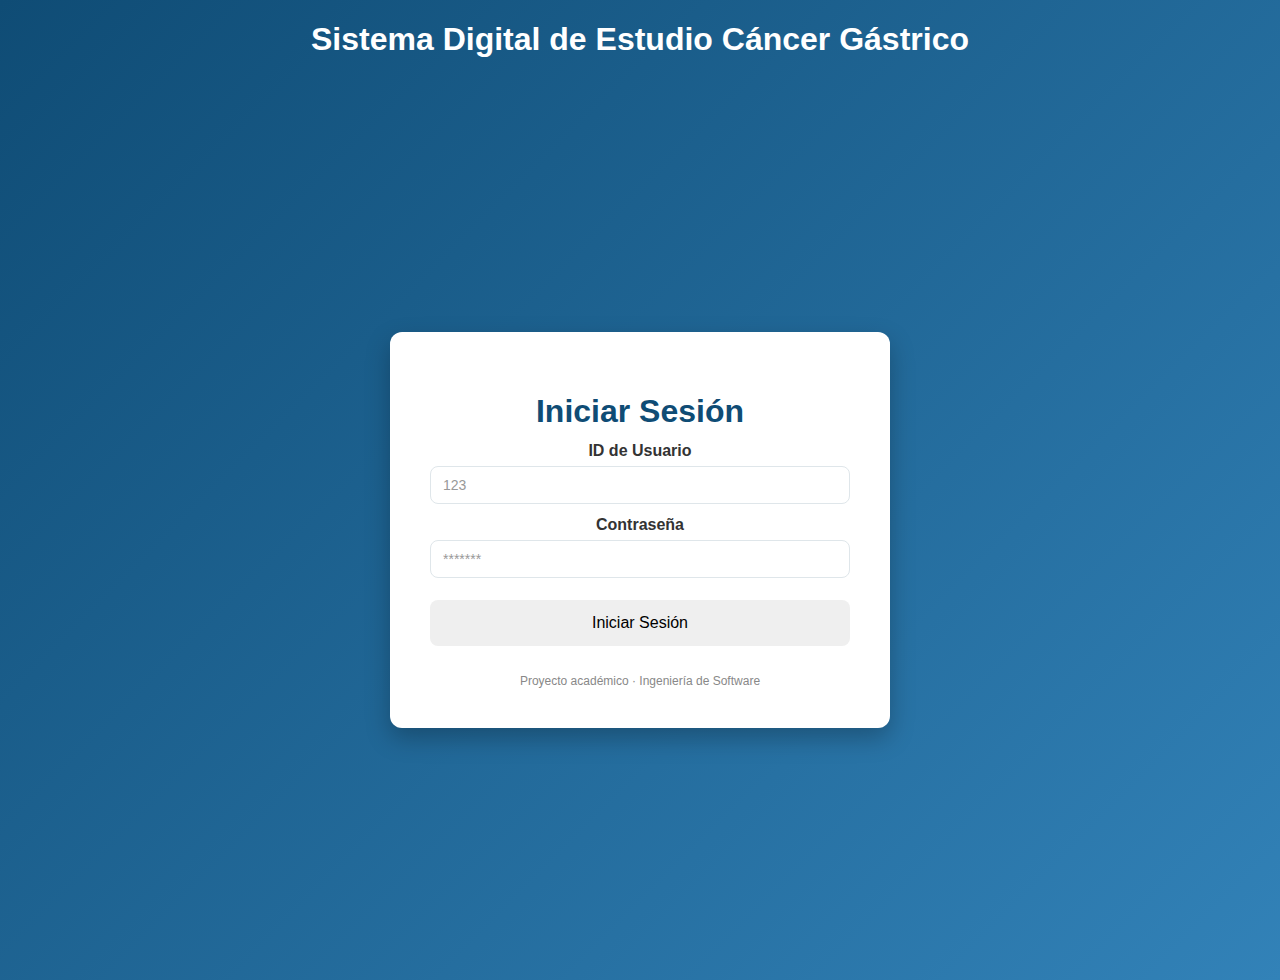
<file: frontend/index.html>
<!DOCTYPE html>
<html lang="es">
<head>
    <meta charset="UTF-8">
    <meta name="viewport" content="width=device-width, initial-scale=1" />
    <title>Login</title>
    <link rel="stylesheet" href="css/styleHome.css">
    <link rel="stylesheet" href="https://cdn.jsdelivr.net/npm/bootstrap@4.1.3/dist/css/bootstrap.min.css" integrity="sha384-MCw98/SFnGE8fJT3GXwEOngsV7Zt27NXFoaoApmYm81iuXoPkFOJwJ8ERdknLPMO" crossorigin="anonymous">
</head>
<body>

<div class="center mt-5 ">
    <h1 style="color: white;">Sistema Digital de Estudio Cáncer Gástrico</h1>
</div>

<section class="center-wrap mt-5">
    <div class="home-container">
        <h1>Iniciar Sesión</h1>


        <form class="form-group" id="loginForm">
            <label for="userId">ID de Usuario</label>
            <input id="userId" name="userId" type="number" placeholder="123" required />

            <label for="password">Contraseña</label>
            <input id="password" name="password" type="password" placeholder="*******" required />

            <div style="margin-top:12px; display:flex; gap:8px;">
                <button id="btnLoginSubmit" class="btn btn-dark" type="submit">Iniciar Sesión</button>
            </div>

            <div id="msgBox" class="msg" style="margin-top:12px;"></div>
        </form>

        <footer style="margin-top:18px;">Proyecto académico · Ingeniería de Software</footer>
    </div>
</section>
<script src="https://code.jquery.com/jquery-3.3.1.slim.min.js" integrity="sha384-q8i/X+965DzO0rT7abK41JStQIAqVgRVzpbzo5smXKp4YfRvH+8abtTE1Pi6jizo" crossorigin="anonymous"></script>
<script src="https://cdn.jsdelivr.net/npm/popper.js@1.14.3/dist/umd/popper.min.js" integrity="sha384-ZMP7rVo3mIykV+2+9J3UJ46jBk0WLaUAdn689aCwoqbBJiSnjAK/l8WvCWPIPm49" crossorigin="anonymous"></script>
<script src="https://cdn.jsdelivr.net/npm/bootstrap@4.1.3/dist/js/bootstrap.min.js" integrity="sha384-ChfqqxuZUCnJSK3+MXmPNIyE6ZbWh2IMqE241rYiqJxyMiZ6OW/JmZQ5stwEULTy" crossorigin="anonymous"></script>
<script src="js/login.js"></script>
</body>
</html>
</file>
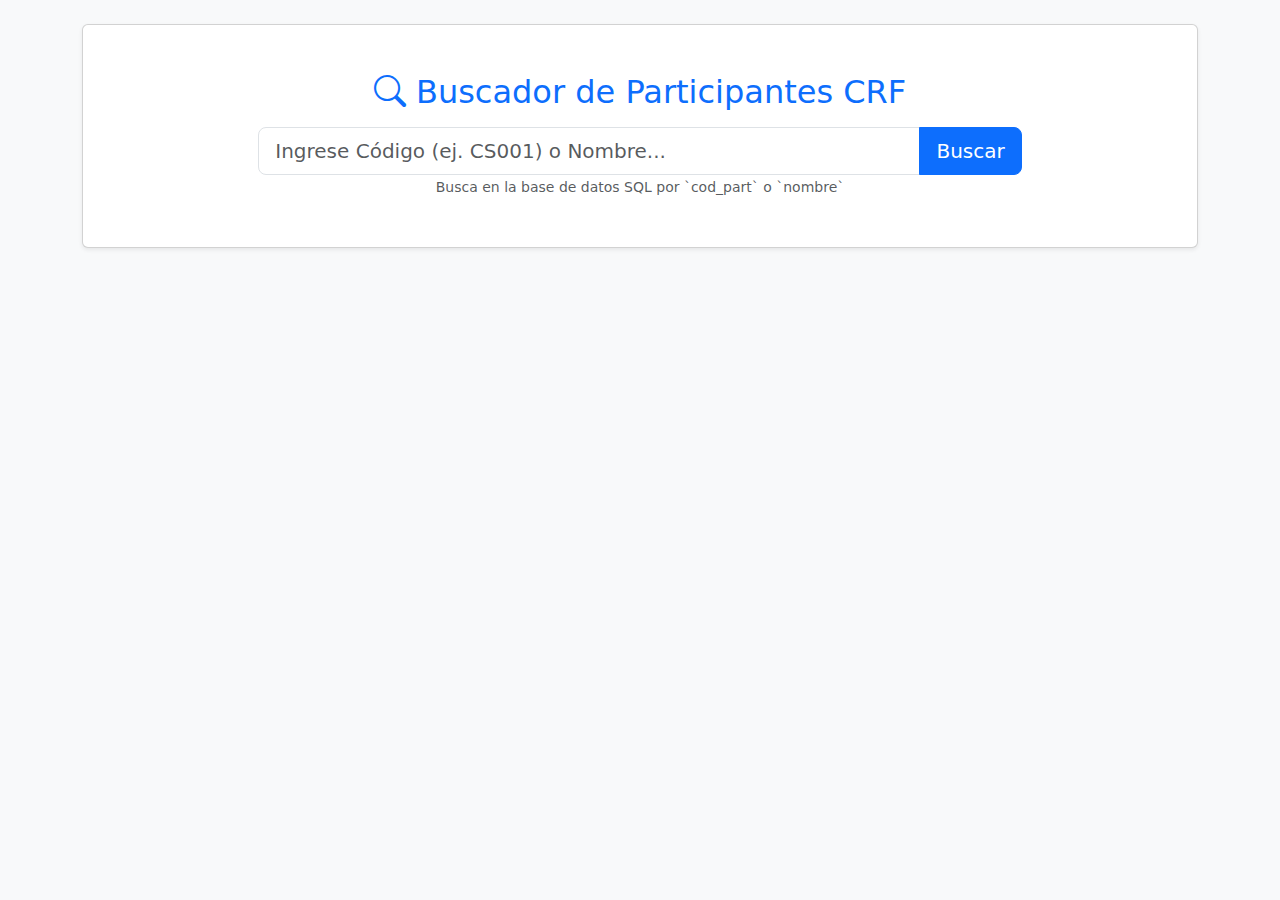
<file: frontend/busqueda.html>
<!DOCTYPE html>
<html lang="es">
<head>
    <meta charset="UTF-8">
    <meta name="viewport" content="width=device-width, initial-scale=1.0">
    <title>Buscador Maestro CRF</title>
    <link href="https://cdn.jsdelivr.net/npm/bootstrap@5.3.0/dist/css/bootstrap.min.css" rel="stylesheet">
    <link rel="stylesheet" href="https://cdn.jsdelivr.net/npm/bootstrap-icons@1.10.0/font/bootstrap-icons.css">
    <style>
        .nav-tabs .nav-link.active {
            background-color: #0d6efd;
            color: white;
            font-weight: bold;
        }
        .card-header-custom {
            background-color: #f8f9fa;
            border-bottom: 2px solid #0d6efd;
        }
    </style>
</head>
<body class="bg-light p-4">

<div class="container">
    <div class="card shadow-sm mb-4">
        <div class="card-body text-center p-5">
            <h2 class="mb-3 text-primary"><i class="bi bi-search"></i> Buscador de Participantes CRF</h2>
            <div class="input-group input-group-lg w-75 mx-auto">
                <input type="text" id="inputBusqueda" class="form-control" placeholder="Ingrese Código (ej. CS001) o Nombre...">
                <button class="btn btn-primary" type="button" onclick="buscarParticipante()">Buscar</button>
            </div>
            <small class="text-muted">Busca en la base de datos SQL por `cod_part` o `nombre`</small>
        </div>
    </div>

    <div id="seccionResultados" class="card shadow-sm mb-4" style="display: none;">
        <div class="card-header bg-white">Resultados de la búsqueda</div>
        <div class="card-body">
            <table class="table table-hover align-middle">
                <thead class="table-light">
                    <tr>
                        <th>Cód. Parte</th>
                        <th>Nombre</th>
                        <th>Grupo</th>
                        <th>Fecha Inclusión</th>
                        <th>Acción</th>
                    </tr>
                </thead>
                <tbody id="tablaCuerpo">
                    </tbody>
            </table>
        </div>
    </div>

    <div id="seccionDetalle" class="card shadow-lg" style="display: none;">
        <div class="card-header card-header-custom d-flex justify-content-between align-items-center">
            <h4 class="m-0" id="tituloDetalle">Ficha Clínica: CS001</h4>
            <button class="btn btn-sm btn-secondary" onclick="cerrarDetalle()">X Cerrar</button>
        </div>
        <div class="card-body">
            <ul class="nav nav-tabs mb-3" id="misPestañas" role="tablist">
                <li class="nav-item"><button class="nav-link active" data-bs-toggle="tab" data-bs-target="#tab-socio">Sociodemográfico</button></li>
                <li class="nav-item"><button class="nav-link" data-bs-toggle="tab" data-bs-target="#tab-clinico">Clínico (Histopatología)</button></li>
                <li class="nav-item"><button class="nav-link" data-bs-toggle="tab" data-bs-target="#tab-habitos">Hábitos y Factores</button></li>
            </ul>

            <div class="tab-content" id="contenidoPestañas">
                
                <div class="tab-pane fade show active" id="tab-socio">
                    <div class="row g-3">
                        <div class="col-md-3"><label class="fw-bold">Edad:</label> <span id="val_edad">-</span></div>
                        <div class="col-md-3"><label class="fw-bold">Sexo:</label> <span id="val_sexo">-</span></div>
                        <div class="col-md-6"><label class="fw-bold">Dirección:</label> <span id="val_direccion">-</span></div>
                        <div class="col-md-3"><label class="fw-bold">Zona:</label> <span id="val_zona">-</span></div>
                        <div class="col-md-3"><label class="fw-bold">Educación:</label> <span id="val_educacion">-</span></div>
                        <div class="col-md-6"><label class="fw-bold">Ocupación:</label> <span id="val_ocupacion">-</span></div>
                    </div>
                </div>

                <div class="tab-pane fade" id="tab-clinico">
                    <div class="alert alert-info" id="avisoControl" style="display:none;">Paciente Control - Sin datos de cáncer</div>
                    <div id="datosHisto">
                        <div class="row g-3">
                            <div class="col-md-4"><label class="fw-bold text-danger">Tipo Cáncer:</label> <span id="val_tipo_cancer">-</span></div>
                            <div class="col-md-4"><label class="fw-bold">Localización:</label> <span id="val_localizacion">-</span></div>
                            <div class="col-md-4"><label class="fw-bold">Estadio:</label> <span id="val_estadio">-</span></div>
                            <div class="col-12 mt-3"><h6 class="text-primary border-bottom">Antropometría</h6></div>
                            <div class="col-md-4"><label class="fw-bold">Peso:</label> <span id="val_peso">-</span> kg</div>
                            <div class="col-md-4"><label class="fw-bold">Estatura:</label> <span id="val_talla">-</span> m</div>
                            <div class="col-md-4"><label class="fw-bold">IMC:</label> <span id="val_imc">-</span></div>
                        </div>
                    </div>
                </div>

                <div class="tab-pane fade" id="tab-habitos">
                    <ul class="list-group list-group-flush">
                        <li class="list-group-item d-flex justify-content-between">
                            <span><i class="bi bi-fire"></i> Hábito Tabáquico:</span>
                            <strong id="val_fumar">-</strong>
                        </li>
                        <li class="list-group-item d-flex justify-content-between">
                            <span><i class="bi bi-cup-straw"></i> Consumo Alcohol:</span>
                            <strong id="val_beber">-</strong>
                        </li>
                        <li class="list-group-item d-flex justify-content-between">
                            <span><i class="bi bi-droplet"></i> Fuente de Agua:</span>
                            <strong id="val_agua">-</strong>
                        </li>
                    </ul>
                </div>
            </div>
        </div>
    </div>
</div>

<script src="https://cdn.jsdelivr.net/npm/bootstrap@5.3.0/dist/js/bootstrap.bundle.min.js"></script>
<script>
    // URL de tu Backend Java (Ajustar según tu proyecto Spring Boot)
    const API_URL = "http://localhost:8080/api/busqueda";

    // 1. FUNCIÓN DE BÚSQUEDA
    async function buscarParticipante() {
        const query = document.getElementById("inputBusqueda").value;
        if (!query) return alert("Escribe algo para buscar");

        // Simulación de Fetch al Backend (Descomentar para producción)
        /*
        try {
            const res = await fetch(`${API_URL}?q=${query}`);
            const data = await res.json();
            mostrarResultados(data);
        } catch (e) { console.error(e); }
        */

        // DATOS DE PRUEBA (MOCK) basados en tu SQL 'ingsof.sql'
        // Esto simula lo que tu Backend Java debería devolver como JSON
        const datosSimulados = [
            {
                cod_part: "CS001", nombre: "Juan Pérez", grupo: "Caso", fecha: "2025-10-24",
                sociodemo: { edad: 45, sexo: "Hombre", direccion: "Av. Libertad 123", zona: "Urbana", educ: "Superior", ocup: "Profesor" },
                histopatologia: { tipo: "Intestinal", loc: "Antro", estadio: "IIA" },
                antropometria: { peso: 70.50, talla: 1.72, imc: 23.8 },
                habitos: { fumar: "Ex-fumador (15 años)", beber: "Actual (Regular)", agua: "Red (Filtro)" }
            },
            {
                cod_part: "CT001", nombre: "María González", grupo: "Control", fecha: "2025-10-24",
                sociodemo: { edad: 38, sexo: "Mujer", direccion: "Los Robles 22", zona: "Rural", educ: "Medio", ocup: "Comerciante" },
                histopatologia: null, // Control no tiene cáncer
                antropometria: { peso: 63.0, talla: 1.65, imc: 23.1 },
                habitos: { fumar: "Nunca", beber: "Actual", agua: "Pozo (Hervir)" }
            }
        ];

        // Filtro simple local para la demo
        const resultados = datosSimulados.filter(p => 
            p.nombre.toLowerCase().includes(query.toLowerCase()) || 
            p.cod_part.toLowerCase().includes(query.toLowerCase())
        );

        renderizarTabla(resultados);
    }

    function renderizarTabla(lista) {
        const tbody = document.getElementById("tablaCuerpo");
        tbody.innerHTML = "";
        document.getElementById("seccionResultados").style.display = "block";
        document.getElementById("seccionDetalle").style.display = "none";

        if (lista.length === 0) {
            tbody.innerHTML = "<tr><td colspan='5' class='text-center'>No se encontraron resultados</td></tr>";
            return;
        }

        lista.forEach(p => {
            const fila = `
                <tr>
                    <td class="fw-bold text-primary">${p.cod_part}</td>
                    <td>${p.nombre}</td>
                    <td><span class="badge ${p.grupo === 'Caso' ? 'bg-danger' : 'bg-success'}">${p.grupo}</span></td>
                    <td>${p.fecha}</td>
                    <td><button class="btn btn-sm btn-outline-primary" onclick='verFicha(${JSON.stringify(p)})'>Ver Ficha</button></td>
                </tr>
            `;
            tbody.innerHTML += fila;
        });
    }

    // 2. FUNCIÓN PARA VER DETALLES (LLENADO DE PESTAÑAS)
    function verFicha(paciente) {
        document.getElementById("seccionDetalle").style.display = "block";
        document.getElementById("tituloDetalle").innerText = `Ficha Clínica: ${paciente.nombre} (${paciente.cod_part})`;

        // Llenar SocioDemo (Mapeo con campos de tu tabla 'sociodemo')
        if (paciente.sociodemo) {
            document.getElementById("val_edad").innerText = paciente.sociodemo.edad + " años";
            document.getElementById("val_sexo").innerText = paciente.sociodemo.sexo;
            document.getElementById("val_direccion").innerText = paciente.sociodemo.direccion;
            document.getElementById("val_zona").innerText = paciente.sociodemo.zona;
            document.getElementById("val_educacion").innerText = paciente.sociodemo.educ;
            document.getElementById("val_ocupacion").innerText = paciente.sociodemo.ocup;
        }

        // Llenar Histopatología (Mapeo tabla 'histopatologia')
        if (paciente.grupo === "Control") {
            document.getElementById("datosHisto").style.display = "none";
            document.getElementById("avisoControl").style.display = "block";
        } else {
            document.getElementById("datosHisto").style.display = "block";
            document.getElementById("avisoControl").style.display = "none";
            if (paciente.histopatologia) {
                document.getElementById("val_tipo_cancer").innerText = paciente.histopatologia.tipo;
                document.getElementById("val_localizacion").innerText = paciente.histopatologia.loc;
                document.getElementById("val_estadio").innerText = paciente.histopatologia.estadio;
            }
        }

        // Llenar Antropometría
        if (paciente.antropometria) {
            document.getElementById("val_peso").innerText = paciente.antropometria.peso;
            document.getElementById("val_talla").innerText = paciente.antropometria.talla;
            document.getElementById("val_imc").innerText = paciente.antropometria.imc;
        }

        // Llenar Hábitos
        if (paciente.habitos) {
            document.getElementById("val_fumar").innerText = paciente.habitos.fumar;
            document.getElementById("val_beber").innerText = paciente.habitos.beber;
            document.getElementById("val_agua").innerText = paciente.habitos.agua;
        }
        
        // Scroll suave hacia el detalle
        document.getElementById("seccionDetalle").scrollIntoView({ behavior: "smooth" });
    }

    function cerrarDetalle() {
        document.getElementById("seccionDetalle").style.display = "none";
    }
</script>

</body>
</html>
</file>
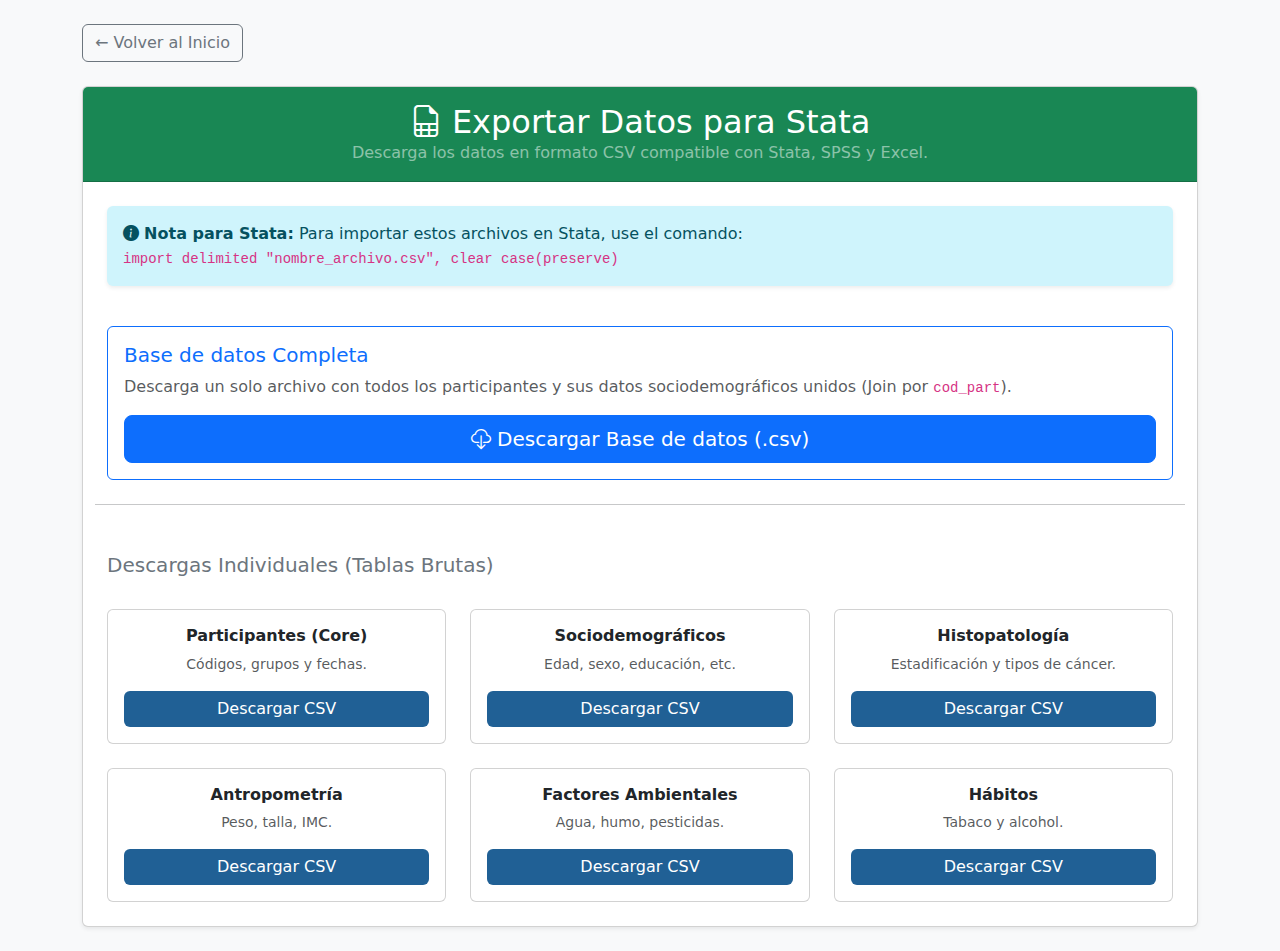
<file: frontend/exportar.html>
<!DOCTYPE html>
<html lang="es">
<head>
    <meta charset="UTF-8">
    <meta name="viewport" content="width=device-width, initial-scale=1.0">
    <title>Exportar Datos - Stata</title>
    <link href="https://cdn.jsdelivr.net/npm/bootstrap@5.3.0/dist/css/bootstrap.min.css" rel="stylesheet">
    <link rel="stylesheet" href="https://cdn.jsdelivr.net/npm/bootstrap-icons@1.10.0/font/bootstrap-icons.css">
    <style>
        .card-header-export {
            background-color: #198754; /* Verde Excel/Stata */
            color: white;
        }
        .btn-stata {
            background-color: #206095; /* Azul Stata */
            color: white;
            border: none;
        }
        .btn-stata:hover { background-color: #154268; color: white; }
    </style>
</head>
<body class="bg-light p-4">

<div class="container">
    <div class="mb-4">
        <a href="home.html" class="btn btn-outline-secondary">← Volver al Inicio</a>
    </div>

    <div class="card shadow-sm">
        <div class="card-header card-header-export text-center p-3">
            <h2 class="m-0"><i class="bi bi-file-earmark-spreadsheet"></i> Exportar Datos para Stata</h2>
            <p class="m-0 text-white-50">Descarga los datos en formato CSV compatible con Stata, SPSS y Excel.</p>
        </div>
        
        <div class="card-body p-4">
            
            <div class="alert alert-info border-0 shadow-sm">
                <i class="bi bi-info-circle-fill"></i> <strong>Nota para Stata:</strong>
                Para importar estos archivos en Stata, use el comando:<br>
                <code>import delimited "nombre_archivo.csv", clear case(preserve)</code>
            </div>

            <div class="row g-4 mt-2">
                
                <div class="col-12">
                    <div class="card border-primary h-100">
                        <div class="card-body">
                            <h5 class="card-title text-primary">Base de datos Completa</h5>
                            <p class="card-text text-muted">Descarga un solo archivo con todos los participantes y sus datos sociodemográficos unidos (Join por <code>cod_part</code>).</p>
                            <button onclick="exportarMaestra()" class="btn btn-primary w-100 btn-lg">
                                <i class="bi bi-cloud-download"></i> Descargar Base de datos (.csv)
                            </button>
                        </div>
                    </div>
                </div>

                <hr class="my-4">

                <h5 class="text-secondary">Descargas Individuales (Tablas Brutas)</h5>

                <div class="col-md-6 col-lg-4">
                    <div class="card h-100">
                        <div class="card-body text-center">
                            <h6 class="fw-bold">Participantes (Core)</h6>
                            <p class="small text-muted">Códigos, grupos y fechas.</p>
                            <button onclick="exportarTabla('participantecrf')" class="btn btn-stata w-100">Descargar CSV</button>
                        </div>
                    </div>
                </div>

                <div class="col-md-6 col-lg-4">
                    <div class="card h-100">
                        <div class="card-body text-center">
                            <h6 class="fw-bold">Sociodemográficos</h6>
                            <p class="small text-muted">Edad, sexo, educación, etc.</p>
                            <button onclick="exportarTabla('sociodemo')" class="btn btn-stata w-100">Descargar CSV</button>
                        </div>
                    </div>
                </div>

                <div class="col-md-6 col-lg-4">
                    <div class="card h-100">
                        <div class="card-body text-center">
                            <h6 class="fw-bold">Histopatología</h6>
                            <p class="small text-muted">Estadificación y tipos de cáncer.</p>
                            <button onclick="exportarTabla('histopatologia')" class="btn btn-stata w-100">Descargar CSV</button>
                        </div>
                    </div>
                </div>

                <div class="col-md-6 col-lg-4">
                    <div class="card h-100">
                        <div class="card-body text-center">
                            <h6 class="fw-bold">Antropometría</h6>
                            <p class="small text-muted">Peso, talla, IMC.</p>
                            <button onclick="exportarTabla('antropometria')" class="btn btn-stata w-100">Descargar CSV</button>
                        </div>
                    </div>
                </div>

                <div class="col-md-6 col-lg-4">
                    <div class="card h-100">
                        <div class="card-body text-center">
                            <h6 class="fw-bold">Factores Ambientales</h6>
                            <p class="small text-muted">Agua, humo, pesticidas.</p>
                            <button onclick="exportarTabla('factor')" class="btn btn-stata w-100">Descargar CSV</button>
                        </div>
                    </div>
                </div>

                <div class="col-md-6 col-lg-4">
                    <div class="card h-100">
                        <div class="card-body text-center">
                            <h6 class="fw-bold">Hábitos</h6>
                            <p class="small text-muted">Tabaco y alcohol.</p>
                            <button onclick="exportarTabla('habito')" class="btn btn-stata w-100">Descargar CSV</button>
                        </div>
                    </div>
                </div>

            </div>
        </div>
    </div>
</div>

<script>
    const API_BASE = "http://localhost:8080/api";

    // Función genérica para convertir JSON a CSV
    function convertirACSV(objArray) {
        const array = typeof objArray !== 'object' ? JSON.parse(objArray) : objArray;
        if (array.length === 0) return '';
        
        let str = '';
        
        // 1. Obtener encabezados
        // Aplanamos objetos anidados si es necesario, aquí asumimos estructura plana
        const headers = Object.keys(array[0]).join(','); 
        str += headers + '\r\n';

        // 2. Iterar filas
        for (let i = 0; i < array.length; i++) {
            let line = '';
            for (let index in array[i]) {
                if (line !== '') line += ',';

                let item = array[i][index];
                
                // Manejo de nulos
                if (item === null || item === undefined) {
                    item = ""; 
                } else {
                    // Limpiar strings para evitar romper el CSV
                    item = item.toString().replace(/"/g, '""'); // Escapar comillas dobles
                    if (item.search(/("|,|\n)/g) >= 0) {
                        item = `"${item}"`; // Envolver en comillas si tiene comas o saltos
                    }
                }
                line += item;
            }
            str += line + '\r\n';
        }
        return str;
    }

    // Función para descargar el archivo
    function descargarCSV(csvData, filename) {
        const blob = new Blob([csvData], { type: 'text/csv;charset=utf-8;' });
        const url = URL.createObjectURL(blob);
        const link = document.createElement("a");
        link.setAttribute("href", url);
        link.setAttribute("download", filename);
        link.style.visibility = 'hidden';
        document.body.appendChild(link);
        link.click();
        document.body.removeChild(link);
    }

    // EXPORTAR TABLA INDIVIDUAL
    async function exportarTabla(endpoint) {
        try {
            const res = await fetch(`${API_BASE}/${endpoint}`);
            if (!res.ok) throw new Error("Error al obtener datos");
            const data = await res.json();
            
            if (data.length === 0) return alert("La tabla está vacía.");

            const csv = convertirACSV(data);
            const fecha = new Date().toISOString().slice(0,10);
            descargarCSV(csv, `CRF_${endpoint}_${fecha}.csv`);

        } catch (e) {
            console.error(e);
            alert("Error al exportar: " + e.message);
        }
    }

    // EXPORTAR MAESTRA (JOIN MANUAL EN FRONTEND)
    async function exportarMaestra() {
        try {
            // 1. Obtener tablas principales
            const [resPart, resSoc, resHisto] = await Promise.all([
                fetch(`${API_BASE}/participantecrf`),
                fetch(`${API_BASE}/sociodemo`),
                fetch(`${API_BASE}/histopatologia`)
            ]);

            const partes = await resPart.json();
            const socios = await resSoc.json();
            const histos = await resHisto.json();

            // 2. Unir datos (Merge) basado en 'codPart'
            const maestra = partes.map(p => {
                // Buscar coincidencia en sociodemo
                const s = socios.find(soc => soc.codPart === p.codPart) || {};
                // Buscar coincidencia en histo
                const h = histos.find(his => his.codPart === p.codPart) || {};

                // Construir objeto plano
                return {
                    cod_part: p.codPart,
                    nombre: p.nombre,
                    grupo: p.grupo,
                    fecha_inclusion: p.fechaInclusion ? p.fechaInclusion.slice(0,10) : "",
                    // Datos Sociodemo (con prefijo soc_ para evitar colisiones)
                    soc_edad: s.edad || "",
                    soc_sexo: s.sexo || "",
                    soc_educacion: s.educacion || "",
                    soc_zona: s.zona || "",
                    // Datos Histo
                    histo_tipo: h.tipo || "",
                    histo_estadio: h.estadio || ""
                };
            });

            if (maestra.length === 0) return alert("No hay datos para exportar.");

            const csv = convertirACSV(maestra);
            const fecha = new Date().toISOString().slice(0,10);
            descargarCSV(csv, `CRF_BaseMaestra_${fecha}.csv`);

        } catch (e) {
            console.error(e);
            alert("Error al generar la base maestra. Asegúrate que el backend esté corriendo.");
        }
    }
</script>

</body>
</html>
</file>
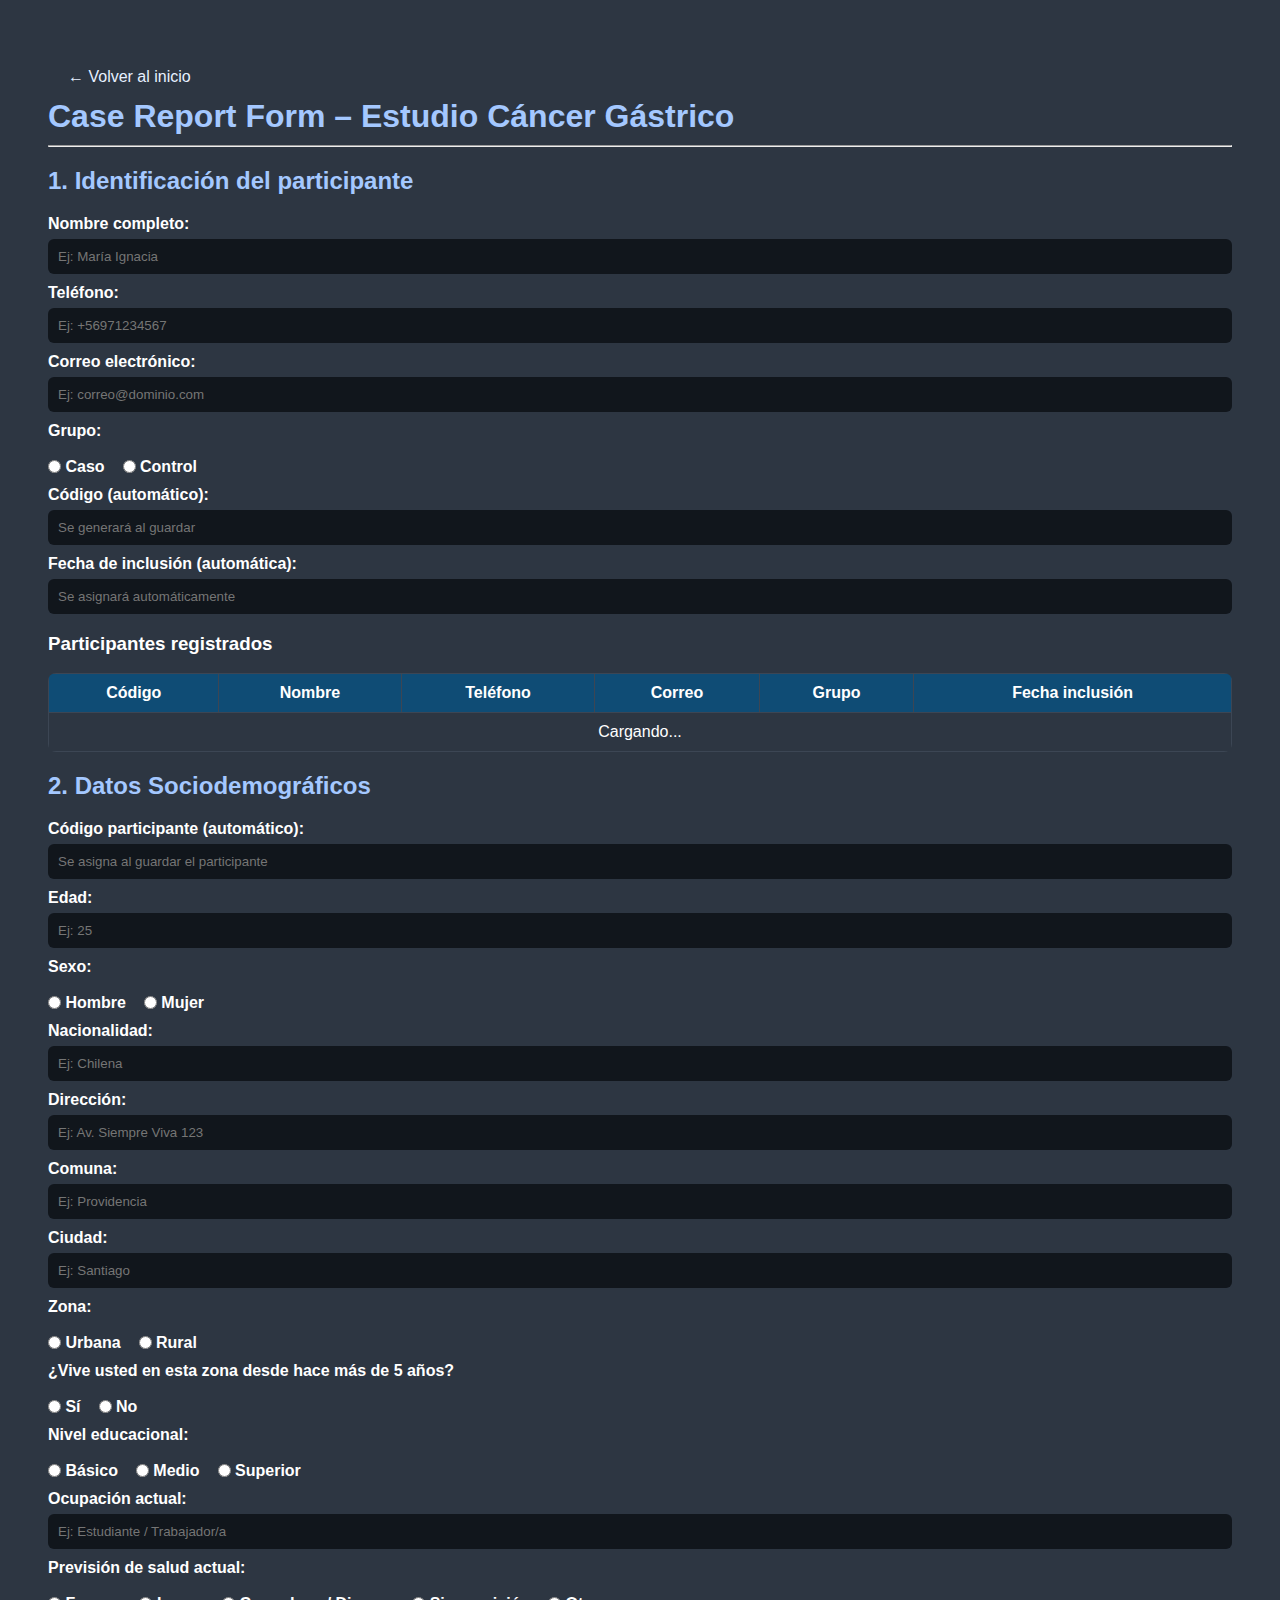
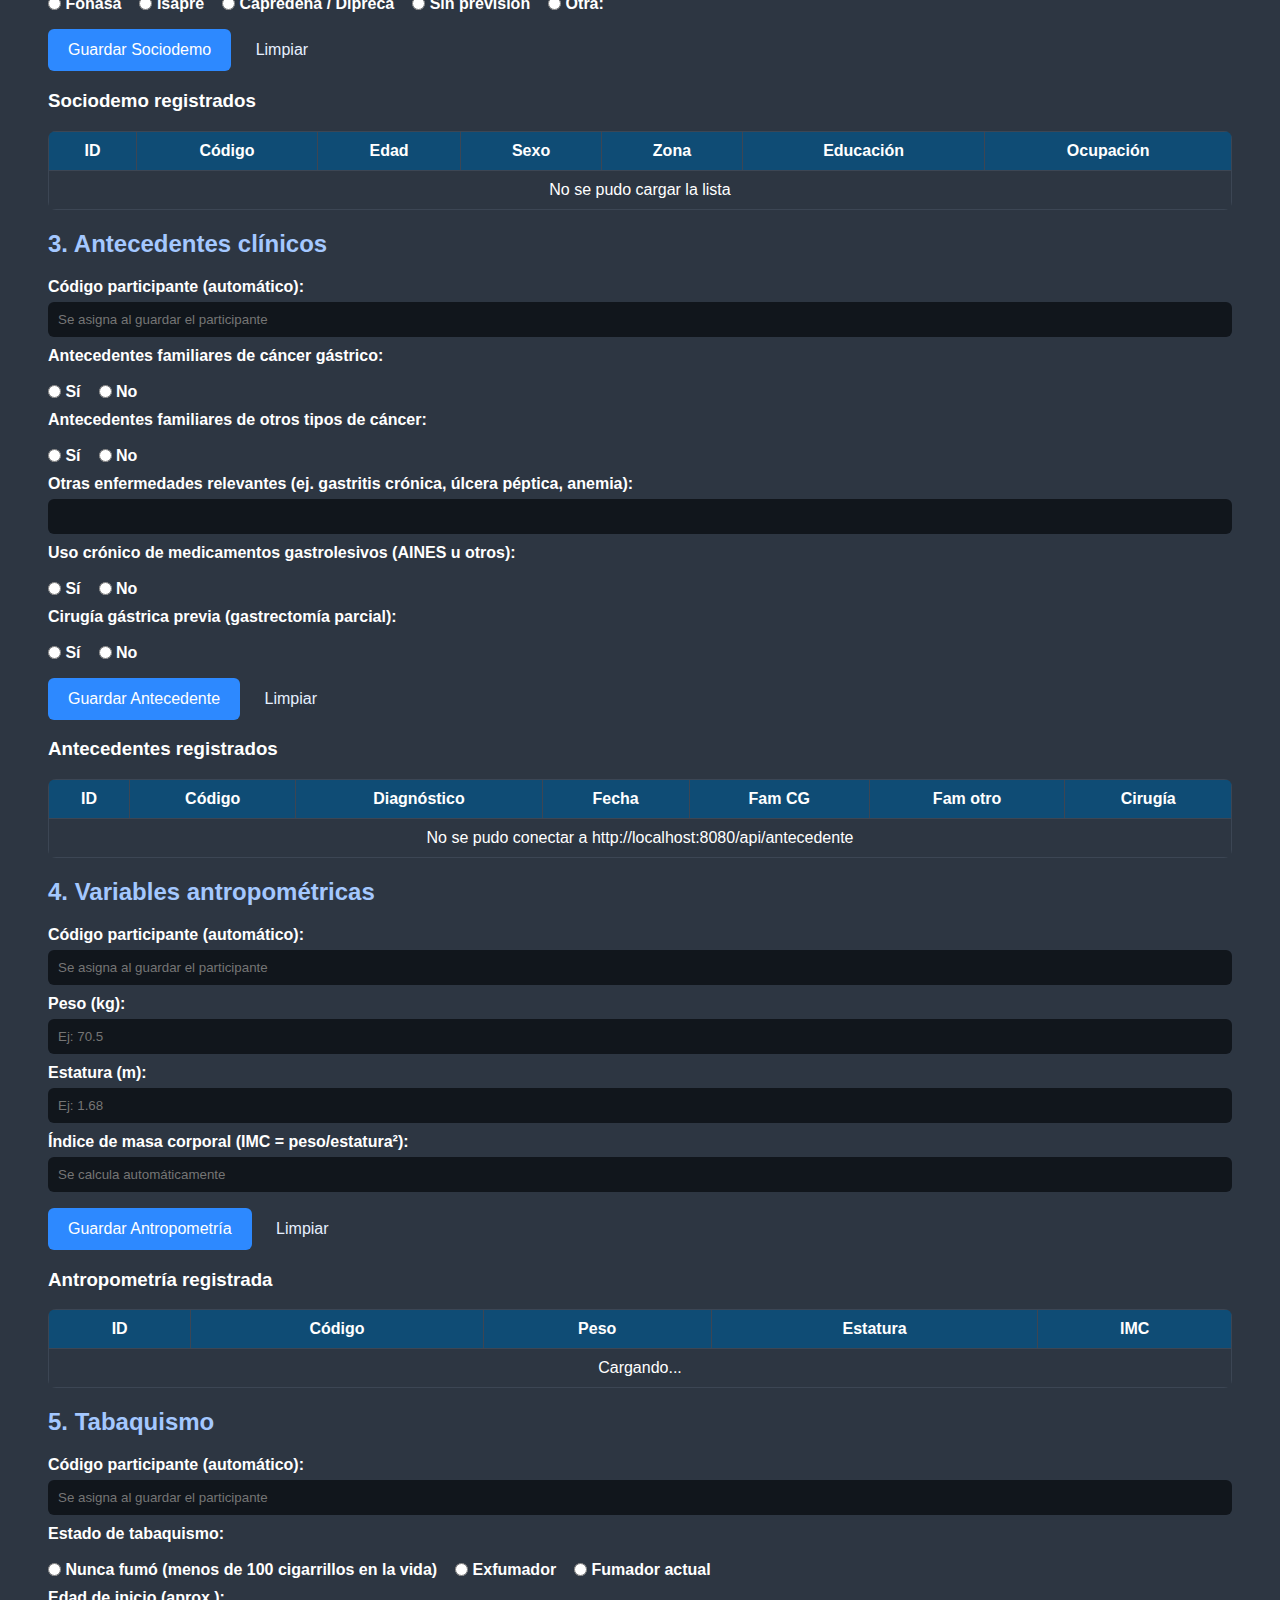
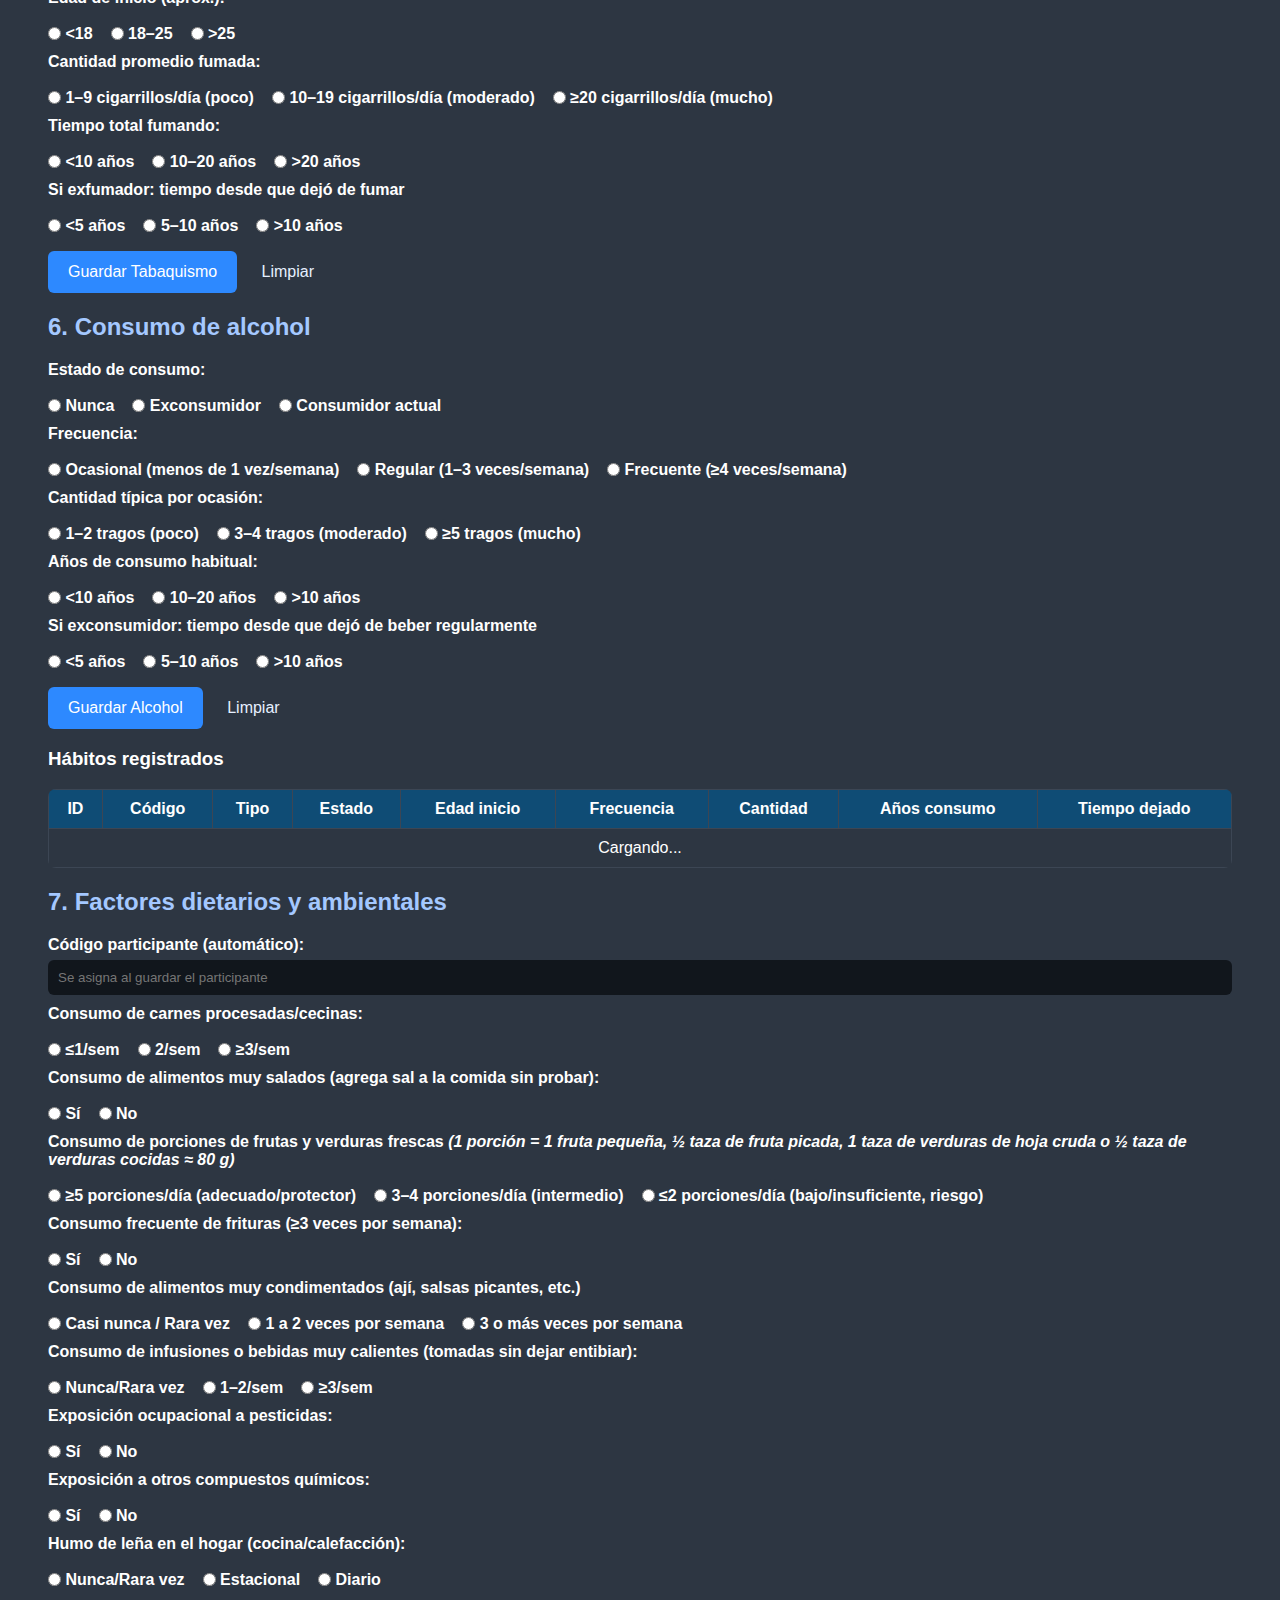
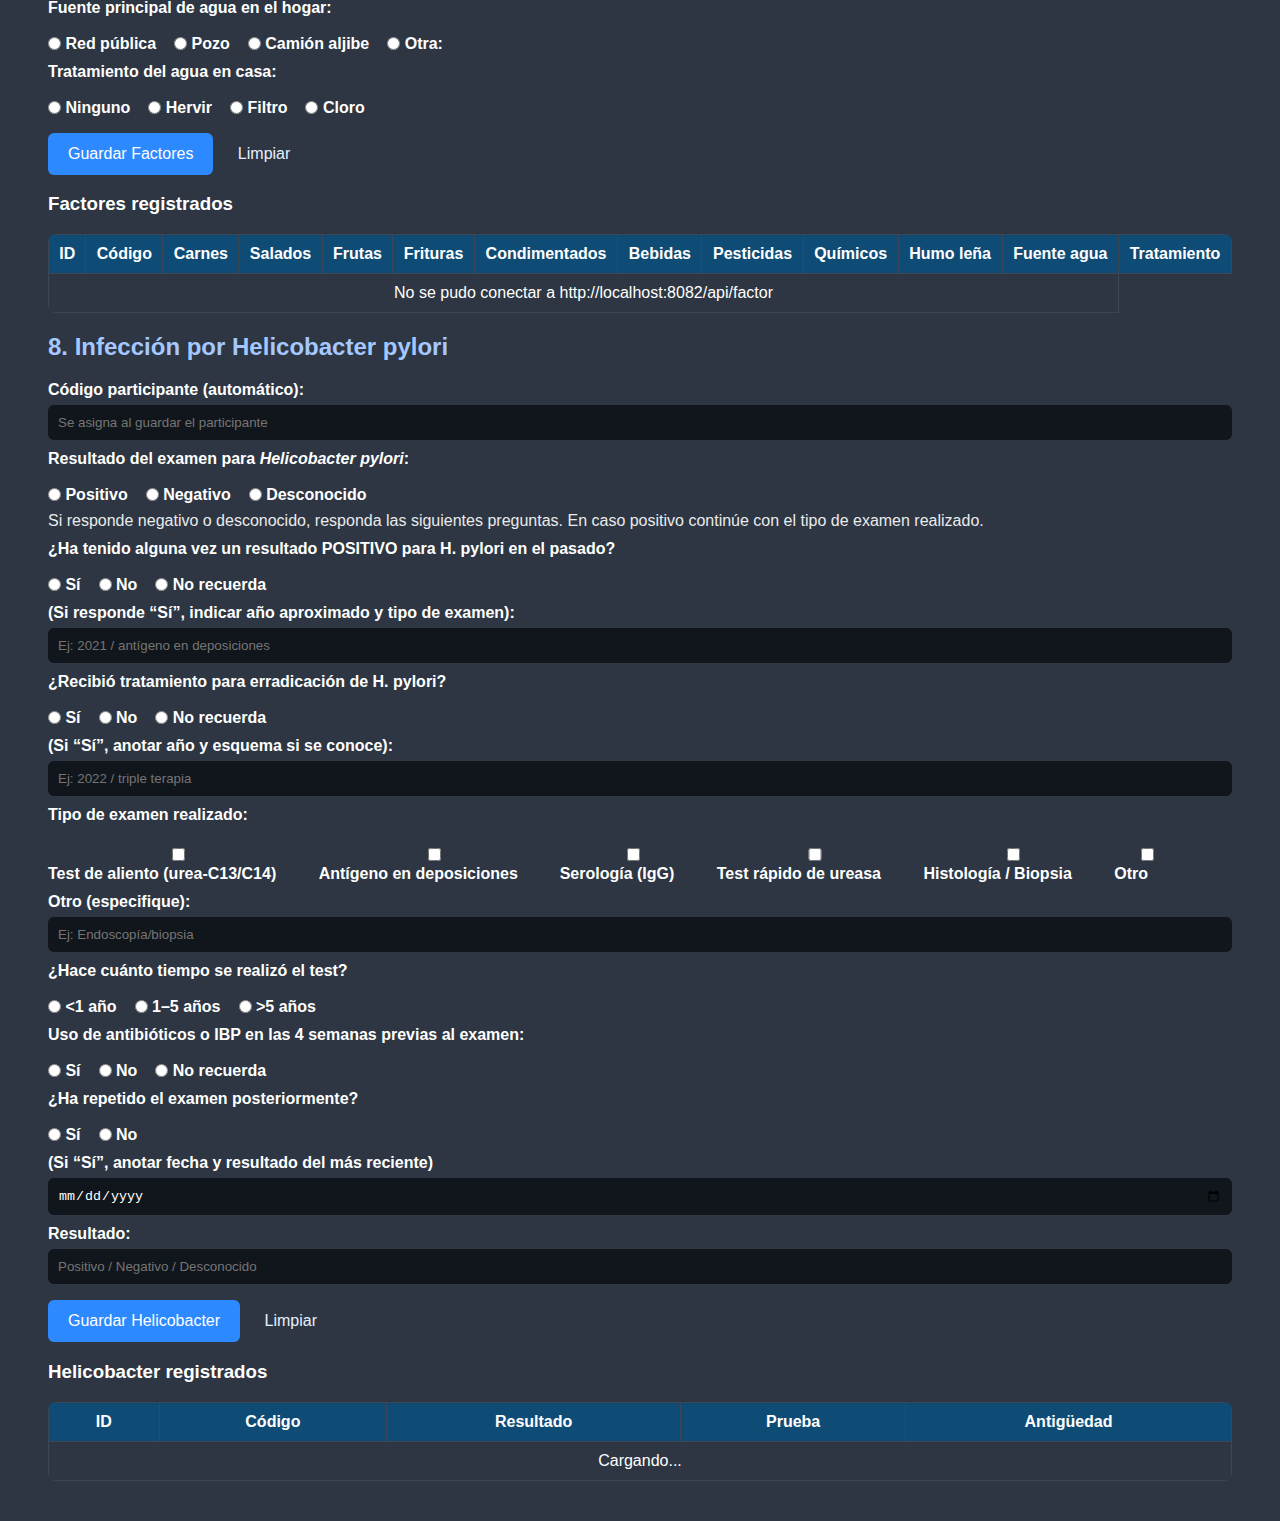
<file: frontend/formulario.html>
<!DOCTYPE html>
<html lang="es">
<head>
  <meta charset="UTF-8" />
  <meta name="viewport" content="width=device-width, initial-scale=1" />
  <title>Case Report Form – Estudio Cáncer Gástrico</title>

  <link rel="stylesheet" href="css/styleFormulario.css" />
</head>

<body>
<section id="formView">
  <div class="crf-wrap">
    <div class="crf-container">

      <button id="btnBackForm" class="btn-back" type="button">← Volver al inicio</button>

      <h1>Case Report Form – Estudio Cáncer Gástrico</h1>
      <hr />

      <!-- ===================== SECCIÓN 1 ===================== -->
<section id="sec1" class="styleFormularioParticipante">
  <h2>1. Identificación del participante</h2>

  <label for="nombre">Nombre completo:</label>
  <input id="nombre" type="text" placeholder="Ej: María Ignacia" />

  <label for="telefono">Teléfono:</label>
  <input id="telefono" type="tel" placeholder="Ej: +56971234567" />

  <label for="correo">Correo electrónico:</label>
  <input id="correo" type="email" placeholder="Ej: correo@dominio.com" />

  <label>Grupo:</label>
  <div class="radio-group">
    <label class="radio-item">
      <input type="radio" name="grupo" value="Caso" />
      Caso
    </label>
    <label class="radio-item">
      <input type="radio" name="grupo" value="Control" />
      Control
    </label>
  </div>

  <label for="codPart">Código (automático):</label>
  <input id="codPart" type="text" readonly placeholder="Se generará al guardar" />

  <label for="fechaAuto">Fecha de inclusión (automática):</label>
  <input id="fechaAuto" type="text" readonly placeholder="Se asignará automáticamente" />

  <div id="msgBox" class="msg"></div>

  <h3>Participantes registrados</h3>
  <table>
    <thead>
      <tr>
        <th>Código</th>
        <th>Nombre</th>
        <th>Teléfono</th>
        <th>Correo</th>
        <th>Grupo</th>
        <th>Fecha inclusión</th>
      </tr>
    </thead>
    <tbody id="tablaParticipantes">
      <tr><td colspan="6">Cargando...</td></tr>
    </tbody>
  </table>
</section>

 <!-- ===================== SECCIÓN 2 ===================== -->
      <section id="sec2" class="styleFormularioSociodemo">
  <h2>2. Datos Sociodemográficos</h2>

  <div class="form-grid">
    <div class="grid-span">
      <label for="codPartSocio">Código participante (automático):</label>
      <input id="codPartSocio" type="text" readonly placeholder="Se asigna al guardar el participante" />
    </div>

    <div>
      <label for="edadSocio">Edad:</label>
      <input id="edadSocio" type="number" min="0" placeholder="Ej: 25" />
    </div>

    <div>
      <label>Sexo:</label>
      <div class="radio-group">
        <label class="radio-item"><input type="radio" name="sexoSocio" value="Hombre" /> Hombre</label>
        <label class="radio-item"><input type="radio" name="sexoSocio" value="Mujer" /> Mujer</label>
      </div>
    </div>

    <div>
      <label for="nacionalidadSocio">Nacionalidad:</label>
      <input id="nacionalidadSocio" type="text" placeholder="Ej: Chilena" />
    </div>

    <div>
      <label for="direccionSocio">Dirección:</label>
      <input id="direccionSocio" type="text" placeholder="Ej: Av. Siempre Viva 123" />
    </div>

    <div>
      <label for="comunaSocio">Comuna:</label>
      <input id="comunaSocio" type="text" placeholder="Ej: Providencia" />
    </div>

    <div>
      <label for="ciudadSocio">Ciudad:</label>
      <input id="ciudadSocio" type="text" placeholder="Ej: Santiago" />
    </div>

    <div class="grid-span">
      <label>Zona:</label>
      <div class="radio-group">
        <label class="radio-item"><input type="radio" name="zonaSocio" value="Urbana" /> Urbana</label>
        <label class="radio-item"><input type="radio" name="zonaSocio" value="Rural" /> Rural</label>
      </div>
    </div>

    <div class="grid-span">
      <label>¿Vive usted en esta zona desde hace más de 5 años?</label>
      <div class="radio-group">
        <label class="radio-item"><input type="radio" name="viveMas5Socio" value="Sí" /> Sí</label>
        <label class="radio-item"><input type="radio" name="viveMas5Socio" value="No" /> No</label>
      </div>
    </div>

    <div class="grid-span">
      <label>Nivel educacional:</label>
      <div class="radio-group">
        <label class="radio-item"><input type="radio" name="educacionSocio" value="Básico" /> Básico</label>
        <label class="radio-item"><input type="radio" name="educacionSocio" value="Medio" /> Medio</label>
        <label class="radio-item"><input type="radio" name="educacionSocio" value="Superior" /> Superior</label>
      </div>
    </div>

    <div class="grid-span">
      <label for="ocupacionSocio">Ocupación actual:</label>
      <input id="ocupacionSocio" type="text" placeholder="Ej: Estudiante / Trabajador/a" />
    </div>

    <div class="grid-span">
      <label>Previsión de salud actual:</label>
      <div class="radio-group radio-col">
        <label class="radio-item"><input type="radio" name="previsionSaludSocio" value="Fonasa" /> Fonasa</label>
        <label class="radio-item"><input type="radio" name="previsionSaludSocio" value="Isapre" /> Isapre</label>
        <label class="radio-item"><input type="radio" name="previsionSaludSocio" value="Capredena / Dipreca" /> Capredena / Dipreca</label>
        <label class="radio-item"><input type="radio" name="previsionSaludSocio" value="Sin previsión" /> Sin previsión</label>
        <label class="radio-item"><input type="radio" name="previsionSaludSocio" value="Otra" /> Otra:</label>
      </div>

      <div id="previsionOtraBlock" class="grid-span" style="display:none;">
        <label for="previsionOtraSocio">¿Cuál?</label>
        <input id="previsionOtraSocio" type="text" placeholder="Especifica cuál" />
        <hr />
      </div>
    </div>
  </div>

  <div class="btn-row">
    <button id="btnGuardarSocio" class="btn-primary" type="button">Guardar Sociodemo</button>
    <button id="btnLimpiarSocio" class="btn-back" type="button">Limpiar</button>
  </div>

  <div id="msgBoxSocio" class="msg"></div>

  <h3>Sociodemo registrados</h3>
  <table>
    <thead>
      <tr>
        <th>ID</th>
        <th>Código</th>
        <th>Edad</th>
        <th>Sexo</th>
        <th>Zona</th>
        <th>Educación</th>
        <th>Ocupación</th>
      </tr>
    </thead>
    <tbody id="tablaSociodemo">
      <tr><td colspan="7">Cargando...</td></tr>
    </tbody>
  </table>
</section>



      <!-- ===================== SECCIÓN 3 ===================== -->
     <section id="sec3" class="styleFormularioAntecedente">
  <h2>3. Antecedentes clínicos</h2>

  <div class="form-grid">
    <div class="grid-span">
      <label for="codPartAntec">Código participante (automático):</label>
      <input id="codPartAntec" type="text" readonly placeholder="Se asigna al guardar el participante" />
    </div>

    <!-- Solo casos -->
    <div id="soloCasosBlock" class="grid-span">
      <label>Diagnóstico histológico de adenocarcinoma gástrico (solo casos):</label>
      <div class="radio-group">
        <label class="radio-item"><input type="radio" name="diagnosticoAntec" value="Sí" /> Sí</label>
        <label class="radio-item"><input type="radio" name="diagnosticoAntec" value="No" /> No</label>
      </div>

      <div id="fechaDiagBlock" class="grid-span" style="display:none;">
        <label for="fechaDiagAntec">Fecha de diagnóstico (solo casos):</label>
        <input id="fechaDiagAntec" type="date" />
      </div>
    </div>

    <div class="grid-span">
      <label>Antecedentes familiares de cáncer gástrico:</label>
      <div class="radio-group">
        <label class="radio-item"><input type="radio" name="famCgAntec" value="Sí" /> Sí</label>
        <label class="radio-item"><input type="radio" name="famCgAntec" value="No" /> No</label>
      </div>
    </div>

    <div class="grid-span">
      <label>Antecedentes familiares de otros tipos de cáncer:</label>
      <div class="radio-group">
        <label class="radio-item"><input type="radio" name="famOtroAntec" value="Sí" /> Sí</label>
        <label class="radio-item"><input type="radio" name="famOtroAntec" value="No" /> No</label>
      </div>

      <div id="cualCancerBlock" class="grid-span" style="display:none;">
        <label for="otroCancerAntec">¿Cuál(es)?</label>
        <input id="otroCancerAntec" type="text" />
      </div>
    </div>

    <div class="grid-span">
      <label for="otrasEnfAntec">Otras enfermedades relevantes (ej. gastritis crónica, úlcera péptica, anemia):</label>
      <input id="otrasEnfAntec" type="text" />
    </div>

    <div class="grid-span">
      <label>Uso crónico de medicamentos gastrolesivos (AINES u otros):</label>
      <div class="radio-group">
        <label class="radio-item"><input type="radio" name="medGastroAntec" value="Sí" /> Sí</label>
        <label class="radio-item"><input type="radio" name="medGastroAntec" value="No" /> No</label>
      </div>

      <div id="medGastroCualBlock" class="grid-span" style="display:none;">
        <label for="medGastroCualAntec">Especificar cuál</label>
        <input id="medGastroCualAntec" type="text" />
        <hr />
      </div>
    </div>

    <div class="grid-span">
      <label>Cirugía gástrica previa (gastrectomía parcial):</label>
      <div class="radio-group">
        <label class="radio-item"><input type="radio" name="cirugiaAntec" value="Sí" /> Sí</label>
        <label class="radio-item"><input type="radio" name="cirugiaAntec" value="No" /> No</label>
      </div>
    </div>
  </div>

  <div class="btn-row">
    <button id="btnGuardarAntec" class="btn-primary" type="button">Guardar Antecedente</button>
    <button id="btnLimpiarAntec" class="btn-back" type="button">Limpiar</button>
  </div>

  <div id="msgBoxAntec" class="msg"></div>

  <h3>Antecedentes registrados</h3>
  <table>
    <thead>
      <tr>
        <th>ID</th>
        <th>Código</th>
        <th>Diagnóstico</th>
        <th>Fecha</th>
        <th>Fam CG</th>
        <th>Fam otro</th>
        <th>Cirugía</th>
      </tr>
    </thead>
    <tbody id="tablaAntecedente">
      <tr><td colspan="7">Cargando...</td></tr>
    </tbody>
  </table>
</section>


      <!-- ===================== SECCIÓN 4 ===================== -->
      <section id="sec4" class="styleFormularioAntropometria">
        <h2>4. Variables antropométricas</h2>

        <div class="form-grid">
          <div class="grid-span">
            <label for="codPartAntrop">Código participante (automático):</label>
            <input id="codPartAntrop" type="text" readonly placeholder="Se asigna al guardar el participante" />
          </div>

          <div>
            <label for="pesoAntrop">Peso (kg):</label>
            <input id="pesoAntrop" type="number" min="0" step="0.1" placeholder="Ej: 70.5" />
          </div>

          <div>
            <label for="estaturaAntrop">Estatura (m):</label>
            <input id="estaturaAntrop" type="number" min="0" step="0.01" placeholder="Ej: 1.68" />
          </div>

          <div class="grid-span">
            <label for="imcAntrop">Índice de masa corporal (IMC = peso/estatura²):</label>
            <input id="imcAntrop" type="text" readonly placeholder="Se calcula automáticamente" />
          </div>
        </div>

        <div class="btn-row">
          <button id="btnGuardarAntrop" class="btn-primary" type="button">Guardar Antropometría</button>
          <button id="btnLimpiarAntrop" class="btn-back" type="button">Limpiar</button>
        </div>

        <div id="msgBoxAntrop" class="msg"></div>

        <h3>Antropometría registrada</h3>
        <table>
          <thead>
            <tr>
              <th>ID</th>
              <th>Código</th>
              <th>Peso</th>
              <th>Estatura</th>
              <th>IMC</th>
            </tr>
          </thead>
          <tbody id="tablaAntropometria">
            <tr><td colspan="5">Cargando...</td></tr>
          </tbody>
        </table>
      </section>

      <!-- ===================== SECCIÓN 5 ===================== -->
      <section id="sec5" class="styleFormularioHabito">
        <h2>5. Tabaquismo</h2>

        <div class="form-grid">
          <div class="grid-span">
            <label for="codPartHabito">Código participante (automático):</label>
            <input id="codPartHabito" type="text" readonly placeholder="Se asigna al guardar el participante" />
          </div>

          <div class="grid-span">
            <label>Estado de tabaquismo:</label>
            <div class="radio-group radio-col">
              <label class="radio-item"><input type="radio" name="estadoFumaHab" value="Nunca" /> Nunca fumó (menos de 100 cigarrillos en la vida)</label>
              <label class="radio-item"><input type="radio" name="estadoFumaHab" value="Ex" /> Exfumador</label>
              <label class="radio-item"><input type="radio" name="estadoFumaHab" value="Actual" /> Fumador actual</label>
            </div>
          </div>

          <div id="fumaDetallesBlock" class="grid-span">
            <label>Edad de inicio (aprox.):</label>
            <div class="radio-group">
              <label class="radio-item"><input type="radio" name="edadInicioFumaHab" value="<18" /> &lt;18</label>
              <label class="radio-item"><input type="radio" name="edadInicioFumaHab" value="18-25" /> 18–25</label>
              <label class="radio-item"><input type="radio" name="edadInicioFumaHab" value=">25" /> &gt;25</label>
            </div>

            <label>Cantidad promedio fumada:</label>
            <div class="radio-group">
              <label class="radio-item"><input type="radio" name="cantidadFumaHab" value="1-9 cig/día" /> 1–9 cigarrillos/día (poco)</label>
              <label class="radio-item"><input type="radio" name="cantidadFumaHab" value="10-19 cig/día" /> 10–19 cigarrillos/día (moderado)</label>
              <label class="radio-item"><input type="radio" name="cantidadFumaHab" value=">=20 cig/día" /> ≥20 cigarrillos/día (mucho)</label>
            </div>

            <label>Tiempo total fumando:</label>
            <div class="radio-group">
              <label class="radio-item"><input type="radio" name="aniosFumaHab" value="<10" /> &lt;10 años</label>
              <label class="radio-item"><input type="radio" name="aniosFumaHab" value="10-20" /> 10–20 años</label>
              <label class="radio-item"><input type="radio" name="aniosFumaHab" value=">20" /> &gt;20 años</label>
            </div>

            <div id="fumaExBlock" class="grid-span">
              <label>Si exfumador: tiempo desde que dejó de fumar</label>
              <div class="radio-group">
                <label class="radio-item"><input type="radio" name="tiempoDejadoFumaHab" value="<5" /> &lt;5 años</label>
                <label class="radio-item"><input type="radio" name="tiempoDejadoFumaHab" value="5-10" /> 5–10 años</label>
                <label class="radio-item"><input type="radio" name="tiempoDejadoFumaHab" value=">10" /> &gt;10 años</label>
              </div>
            </div>
          </div>
        </div>

        <div class="btn-row">
          <button id="btnGuardarFumaHab" class="btn-primary" type="button">Guardar Tabaquismo</button>
          <button id="btnLimpiarFumaHab" class="btn-back" type="button">Limpiar</button>
        </div>

        <div id="msgBoxHabitoFuma" class="msg"></div>
      </section>

      <!-- ===================== SECCIÓN 6 ===================== -->
      <section id="sec6" class="styleFormularioHabito">
        <h2>6. Consumo de alcohol</h2>

        <div class="form-grid">
          <div class="grid-span">
            <label>Estado de consumo:</label>
            <div class="radio-group">
              <label class="radio-item"><input type="radio" name="estadoBeberHab" value="Nunca" /> Nunca</label>
              <label class="radio-item"><input type="radio" name="estadoBeberHab" value="Ex" /> Exconsumidor</label>
              <label class="radio-item"><input type="radio" name="estadoBeberHab" value="Actual" /> Consumidor actual</label>
            </div>
          </div>

          <div id="beberDetallesBlock" class="grid-span">
            <label>Frecuencia:</label>
            <div class="radio-group">
              <label class="radio-item"><input type="radio" name="frecuenciaBeberHab" value="Ocasional" /> Ocasional (menos de 1 vez/semana)</label>
              <label class="radio-item"><input type="radio" name="frecuenciaBeberHab" value="Regular" /> Regular (1–3 veces/semana)</label>
              <label class="radio-item"><input type="radio" name="frecuenciaBeberHab" value="Frecuente" /> Frecuente (≥4 veces/semana)</label>
            </div>

            <label>Cantidad típica por ocasión:</label>
            <div class="radio-group">
              <label class="radio-item"><input type="radio" name="cantidadBeberHab" value="1-2 tragos" /> 1–2 tragos (poco)</label>
              <label class="radio-item"><input type="radio" name="cantidadBeberHab" value="3-4 tragos" /> 3–4 tragos (moderado)</label>
              <label class="radio-item"><input type="radio" name="cantidadBeberHab" value=">=5 tragos" /> ≥5 tragos (mucho)</label>
            </div>

            <label>Años de consumo habitual:</label>
            <div class="radio-group">
              <label class="radio-item"><input type="radio" name="aniosBeberHab" value="<10" /> &lt;10 años</label>
              <label class="radio-item"><input type="radio" name="aniosBeberHab" value="10-20" /> 10–20 años</label>
              <label class="radio-item"><input type="radio" name="aniosBeberHab" value=">10" /> &gt;10 años</label>
            </div>

            <div id="beberExBlock" class="grid-span">
              <label>Si exconsumidor: tiempo desde que dejó de beber regularmente</label>
              <div class="radio-group">
                <label class="radio-item"><input type="radio" name="tiempoDejadoBeberHab" value="<5" /> &lt;5 años</label>
                <label class="radio-item"><input type="radio" name="tiempoDejadoBeberHab" value="5-10" /> 5–10 años</label>
                <label class="radio-item"><input type="radio" name="tiempoDejadoBeberHab" value=">10" /> &gt;10 años</label>
              </div>
            </div>
          </div>
        </div>

        <div class="btn-row">
          <button id="btnGuardarBeberHab" class="btn-primary" type="button">Guardar Alcohol</button>
          <button id="btnLimpiarBeberHab" class="btn-back" type="button">Limpiar</button>
        </div>

        <div id="msgBoxHabitoBeber" class="msg"></div>

        <h3>Hábitos registrados</h3>
        <table>
          <thead>
            <tr>
              <th>ID</th>
              <th>Código</th>
              <th>Tipo</th>
              <th>Estado</th>
              <th>Edad inicio</th>
              <th>Frecuencia</th>
              <th>Cantidad</th>
              <th>Años consumo</th>
              <th>Tiempo dejado</th>
            </tr>
          </thead>
          <tbody id="tablaHabito">
            <tr><td colspan="9">Cargando...</td></tr>
          </tbody>
        </table>
      </section>

      <!-- ===================== SECCIÓN 7 ===================== -->
     <section id="sec7" class="styleFormularioFactor">
  <h2>7. Factores dietarios y ambientales</h2>

  <div class="form-grid">
    <div class="grid-span">
      <label for="codPartFactor">Código participante (automático):</label>
      <input id="codPartFactor" type="text" readonly placeholder="Se asigna al guardar el participante" />
    </div>

    <div class="grid-span">
      <label>Consumo de carnes procesadas/cecinas:</label>
      <div class="radio-group">
        <label class="radio-item"><input type="radio" name="carnesFac" value="≤1/sem" /> ≤1/sem</label>
        <label class="radio-item"><input type="radio" name="carnesFac" value="2/sem" /> 2/sem</label>
        <label class="radio-item"><input type="radio" name="carnesFac" value="≥3/sem" /> ≥3/sem</label>
      </div>
    </div>

    <div class="grid-span">
      <label>Consumo de alimentos muy salados (agrega sal a la comida sin probar):</label>
      <div class="radio-group">
        <label class="radio-item"><input type="radio" name="saladosFac" value="Sí" /> Sí</label>
        <label class="radio-item"><input type="radio" name="saladosFac" value="No" /> No</label>
      </div>
    </div>

    <div class="grid-span">
      <label>
        Consumo de porciones de frutas y verduras frescas
        <em>(1 porción = 1 fruta pequeña, ½ taza de fruta picada, 1 taza de verduras de hoja cruda o ½ taza de verduras cocidas ≈ 80 g)</em>
      </label>
      <div class="radio-group radio-col">
        <label class="radio-item"><input type="radio" name="frutasFac" value="≥5 porciones/día" /> ≥5 porciones/día (adecuado/protector)</label>
        <label class="radio-item"><input type="radio" name="frutasFac" value="3–4 porciones/día" /> 3–4 porciones/día (intermedio)</label>
        <label class="radio-item"><input type="radio" name="frutasFac" value="≤2 porciones/día" /> ≤2 porciones/día (bajo/insuficiente, riesgo)</label>
      </div>
    </div>

    <div class="grid-span">
      <label>Consumo frecuente de frituras (≥3 veces por semana):</label>
      <div class="radio-group">
        <label class="radio-item"><input type="radio" name="friturasFac" value="Sí" /> Sí</label>
        <label class="radio-item"><input type="radio" name="friturasFac" value="No" /> No</label>
      </div>
    </div>

    <div class="grid-span">
      <label>Consumo de alimentos muy condimentados (ají, salsas picantes, etc.)</label>
      <div class="radio-group radio-col">
        <label class="radio-item"><input type="radio" name="condimentadosFac" value="Casi nunca / Rara vez" /> Casi nunca / Rara vez</label>
        <label class="radio-item"><input type="radio" name="condimentadosFac" value="1 a 2 veces por semana" /> 1 a 2 veces por semana</label>
        <label class="radio-item"><input type="radio" name="condimentadosFac" value="3 o más veces por semana" /> 3 o más veces por semana</label>
      </div>
    </div>

    <div class="grid-span">
      <label>Consumo de infusiones o bebidas muy calientes (tomadas sin dejar entibiar):</label>
      <div class="radio-group">
        <label class="radio-item"><input type="radio" name="bebidasCalientesFac" value="Nunca/Rara vez" /> Nunca/Rara vez</label>
        <label class="radio-item"><input type="radio" name="bebidasCalientesFac" value="1–2/sem" /> 1–2/sem</label>
        <label class="radio-item"><input type="radio" name="bebidasCalientesFac" value="≥3/sem" /> ≥3/sem</label>
      </div>
    </div>

    <div class="grid-span">
      <label>Exposición ocupacional a pesticidas:</label>
      <div class="radio-group">
        <label class="radio-item"><input type="radio" name="pesticidasFac" value="Sí" /> Sí</label>
        <label class="radio-item"><input type="radio" name="pesticidasFac" value="No" /> No</label>
      </div>
    </div>

    <div class="grid-span">
      <label>Exposición a otros compuestos químicos:</label>
      <div class="radio-group">
        <label class="radio-item"><input type="radio" name="quimicosFac" value="Sí" /> Sí</label>
        <label class="radio-item"><input type="radio" name="quimicosFac" value="No" /> No</label>
      </div>

      <div id="detalleQuimicosBlock" class="grid-span" style="display:none;">
        <label for="detalleQuimicosFac">¿Cuál(es)?</label>
        <input id="detalleQuimicosFac" type="text" />
      </div>
    </div>

    <div class="grid-span">
      <label>Humo de leña en el hogar (cocina/calefacción):</label>
      <div class="radio-group">
        <label class="radio-item"><input type="radio" name="humoLenaFac" value="Nunca/Rara vez" /> Nunca/Rara vez</label>
        <label class="radio-item"><input type="radio" name="humoLenaFac" value="Estacional" /> Estacional</label>
        <label class="radio-item"><input type="radio" name="humoLenaFac" value="Diario" /> Diario</label>
      </div>
    </div>

    <div class="grid-span">
      <label>Fuente principal de agua en el hogar:</label>
      <div class="radio-group">
        <label class="radio-item"><input type="radio" name="fuenteAguaFac" value="Red pública" /> Red pública</label>
        <label class="radio-item"><input type="radio" name="fuenteAguaFac" value="Pozo" /> Pozo</label>
        <label class="radio-item"><input type="radio" name="fuenteAguaFac" value="Camión aljibe" /> Camión aljibe</label>
        <label class="radio-item"><input type="radio" name="fuenteAguaFac" value="Otra" /> Otra:</label>
      </div>

      <div id="otraAguaBlock" class="grid-span" style="display:none;">
        <input id="fuenteAguaOtraFac" type="text" placeholder="Especificar" />
        <hr />
      </div>
    </div>

    <div class="grid-span">
      <label>Tratamiento del agua en casa:</label>
      <div class="radio-group">
        <label class="radio-item"><input type="radio" name="tratamientoAguaFac" value="Ninguno" /> Ninguno</label>
        <label class="radio-item"><input type="radio" name="tratamientoAguaFac" value="Hervir" /> Hervir</label>
        <label class="radio-item"><input type="radio" name="tratamientoAguaFac" value="Filtro" /> Filtro</label>
        <label class="radio-item"><input type="radio" name="tratamientoAguaFac" value="Cloro" /> Cloro</label>
      </div>
    </div>
  </div>

  <div class="btn-row">
    <button id="btnGuardarFactor" class="btn-primary" type="button">Guardar Factores</button>
    <button id="btnLimpiarFactor" class="btn-back" type="button">Limpiar</button>
  </div>

  <div id="msgBoxFactor" class="msg"></div>

  <h3>Factores registrados</h3>
  <table>
    <thead>
      <tr>
        <th>ID</th>
        <th>Código</th>
        <th>Carnes</th>
        <th>Salados</th>
        <th>Frutas</th>
        <th>Frituras</th>
        <th>Condimentados</th>
        <th>Bebidas</th>
        <th>Pesticidas</th>
        <th>Químicos</th>
        <th>Humo leña</th>
        <th>Fuente agua</th>
        <th>Tratamiento</th>
      </tr>
    </thead>
    <tbody id="tablaFactor">
      <tr><td colspan="13">Cargando...</td></tr>
    </tbody>
  </table>
</section>




      <!-- ===================== SECCIÓN 8 ===================== -->
<section id="sec8" class="styleFormularioHelicobacter">
  <h2>8. Infección por Helicobacter pylori</h2>

  <div class="form-grid">
    <div class="grid-span">
      <label for="codPartHelic">Código participante (automático):</label>
      <input id="codPartHelic" type="text" readonly placeholder="Se asigna al guardar el participante" />
    </div>

    <div class="grid-span">
      <label>Resultado del examen para <em>Helicobacter pylori</em>:</label>
      <div class="radio-group">
        <label class="radio-item"><input type="radio" name="resultadoHelic" value="Positivo" /> Positivo</label>
        <label class="radio-item"><input type="radio" name="resultadoHelic" value="Negativo" /> Negativo</label>
        <label class="radio-item"><input type="radio" name="resultadoHelic" value="Desconocido" /> Desconocido</label>
      </div>

      <p style="opacity:.9; margin:8px 0 0;">
        Si responde negativo o desconocido, responda las siguientes preguntas. En caso positivo continúe con el tipo de examen realizado.
      </p>
    </div>

    <!-- Solo si resultado = Negativo o Desconocido -->
    <div id="negDesBlock" class="grid-span">
      <label>¿Ha tenido alguna vez un resultado POSITIVO para H. pylori en el pasado?</label>
      <div class="radio-group">
        <label class="radio-item"><input type="radio" name="pasadoPositivoHelic" value="Sí" /> Sí</label>
        <label class="radio-item"><input type="radio" name="pasadoPositivoHelic" value="No" /> No</label>
        <label class="radio-item"><input type="radio" name="pasadoPositivoHelic" value="No recuerda" /> No recuerda</label>
      </div>

      <div id="pasadoDetalleBlock" class="grid-span">
        <label for="pasadoDetalleHelic">(Si responde “Sí”, indicar año aproximado y tipo de examen):</label>
        <input id="pasadoDetalleHelic" type="text" placeholder="Ej: 2021 / antígeno en deposiciones" />
      </div>

      <label>¿Recibió tratamiento para erradicación de H. pylori?</label>
      <div class="radio-group">
        <label class="radio-item"><input type="radio" name="tratamientoHelic" value="Sí" /> Sí</label>
        <label class="radio-item"><input type="radio" name="tratamientoHelic" value="No" /> No</label>
        <label class="radio-item"><input type="radio" name="tratamientoHelic" value="No recuerda" /> No recuerda</label>
      </div>

      <div id="tratDetalleBlock" class="grid-span">
        <label for="tratamientoDetalleHelic">(Si “Sí”, anotar año y esquema si se conoce):</label>
        <input id="tratamientoDetalleHelic" type="text" placeholder="Ej: 2022 / triple terapia" />
      </div>
    </div>

    <div class="grid-span">
      <label>Tipo de examen realizado:</label>
      <div class="radio-group radio-col">
        <label class="radio-item"><input type="checkbox" name="tipoExamenHelic" value="Test de aliento (urea-C13/C14)" /> Test de aliento (urea-C13/C14)</label>
        <label class="radio-item"><input type="checkbox" name="tipoExamenHelic" value="Antígeno en deposiciones" /> Antígeno en deposiciones</label>
        <label class="radio-item"><input type="checkbox" name="tipoExamenHelic" value="Serología (IgG)" /> Serología (IgG)</label>
        <label class="radio-item"><input type="checkbox" name="tipoExamenHelic" value="Test rápido de ureasa" /> Test rápido de ureasa</label>
        <label class="radio-item"><input type="checkbox" name="tipoExamenHelic" value="Histología / Biopsia" /> Histología / Biopsia</label>
        <label class="radio-item"><input type="checkbox" name="tipoExamenHelic" value="Otro" /> Otro</label>
      </div>

      <div id="otroExamenBlock" class="grid-span">
        <label for="otroExamenHelic">Otro (especifique):</label>
        <input id="otroExamenHelic" type="text" placeholder="Ej: Endoscopía/biopsia" />
      </div>
    </div>

    <div class="grid-span">
      <label>¿Hace cuánto tiempo se realizó el test?</label>
      <div class="radio-group">
        <label class="radio-item"><input type="radio" name="antiguedadHelic" value="<1 año" /> &lt;1 año</label>
        <label class="radio-item"><input type="radio" name="antiguedadHelic" value="1-5 años" /> 1–5 años</label>
        <label class="radio-item"><input type="radio" name="antiguedadHelic" value=">5 años" /> &gt;5 años</label>
      </div>
    </div>

    <div class="grid-span">
      <label>Uso de antibióticos o IBP en las 4 semanas previas al examen:</label>
      <div class="radio-group">
        <label class="radio-item"><input type="radio" name="usoIbpAbxHelic" value="Sí" /> Sí</label>
        <label class="radio-item"><input type="radio" name="usoIbpAbxHelic" value="No" /> No</label>
        <label class="radio-item"><input type="radio" name="usoIbpAbxHelic" value="No recuerda" /> No recuerda</label>
      </div>
    </div>

    <div class="grid-span">
      <label>¿Ha repetido el examen posteriormente?</label>
      <div class="radio-group">
        <label class="radio-item"><input type="radio" name="repetidoHelic" value="Sí" /> Sí</label>
        <label class="radio-item"><input type="radio" name="repetidoHelic" value="No" /> No</label>
      </div>

      <div id="repetidoDetalleBlock" class="grid-span">
        <label for="repetidoFechaHelic">(Si “Sí”, anotar fecha y resultado del más reciente)</label>
        <input id="repetidoFechaHelic" type="date" />

        <label for="repetidoResultadoHelic">Resultado:</label>
        <input id="repetidoResultadoHelic" type="text" placeholder="Positivo / Negativo / Desconocido" />
      </div>
    </div>
  </div>

  <div class="btn-row">
    <button id="btnGuardarHelic" class="btn-primary" type="button">Guardar Helicobacter</button>
    <button id="btnLimpiarHelic" class="btn-back" type="button">Limpiar</button>
  </div>

  <div id="msgBoxHelic" class="msg"></div>

  <h3>Helicobacter registrados</h3>
  <table>
    <thead>
      <tr>
        <th>ID</th>
        <th>Código</th>
        <th>Resultado</th>
        <th>Prueba</th>
        <th>Antigüedad</th>
      </tr>
    </thead>
    <tbody id="tablaHelicobacter">
      <tr><td colspan="5">Cargando...</td></tr>
    </tbody>
  </table>
</section>

<!-- ===================== SECCIÓN 9 ===================== -->
<section id="sec9" class="styleFormularioHistopatologia">
  <h2>9. Histopatología (solo casos)</h2>

  <div id="soloCasosHistoMsg" class="msg err"></div>

  <div class="form-grid">
    <div class="grid-span">
      <label for="codPartHisto">Código participante (automático):</label>
      <input id="codPartHisto" type="text" readonly placeholder="Se asigna al guardar el participante" />
    </div>

    <div class="grid-span" id="histoSoloCasosBlock">
      <label>Tipo histológico:</label>
      <div class="radio-group">
        <label class="radio-item"><input type="radio" name="tipoHisto" value="Intestinal" /> Intestinal</label>
        <label class="radio-item"><input type="radio" name="tipoHisto" value="Difuso" /> Difuso</label>
        <label class="radio-item"><input type="radio" name="tipoHisto" value="Mixto" /> Mixto</label>
      </div>

      <label>Localización:</label>
      <div class="radio-group">
        <label class="radio-item"><input type="radio" name="localizacionHisto" value="Antro" /> Antro</label>
        <label class="radio-item"><input type="radio" name="localizacionHisto" value="Cuerpo" /> Cuerpo</label>
        <label class="radio-item"><input type="radio" name="localizacionHisto" value="Cardias" /> Cardias</label>
        <label class="radio-item"><input type="radio" name="localizacionHisto" value="Difuso" /> Difuso</label>
      </div>

      <label>Estadio:</label>
      <div class="radio-group">
        <label class="radio-item"><input type="radio" name="estadioHisto" value="I" /> I</label>
        <label class="radio-item"><input type="radio" name="estadioHisto" value="IIA" /> IIA</label>
        <label class="radio-item"><input type="radio" name="estadioHisto" value="IIB" /> IIB</label>
        <label class="radio-item"><input type="radio" name="estadioHisto" value="III" /> III</label>
        <label class="radio-item"><input type="radio" name="estadioHisto" value="IIIA" /> IIIA</label>
        <label class="radio-item"><input type="radio" name="estadioHisto" value="IIIB" /> IIIB</label>
        <label class="radio-item"><input type="radio" name="estadioHisto" value="IV" /> IV</label>
      </div>
    </div>
  </div>

  <div class="btn-row">
    <button id="btnGuardarHisto" class="btn-primary" type="button">Guardar Histopatología</button>
    <button id="btnLimpiarHisto" class="btn-back" type="button">Limpiar</button>
  </div>

  <div id="msgBoxHisto" class="msg"></div>

  <h3>Histopatología registrada</h3>
  <table>
    <thead>
      <tr>
        <th>ID</th>
        <th>Código</th>
        <th>Tipo</th>
        <th>Localización</th>
        <th>Estadio</th>
      </tr>
    </thead>
    <tbody id="tablaHistopatologia">
      <tr><td colspan="5">Cargando...</td></tr>
    </tbody>
  </table>
</section>






    </div> <!-- NO TOCAR -->
  </div>
</section>

<!-- DIRECCIONES AL JS -->
<script src="js/participante.js?v=1"></script>
<script src="js/sociodemo.js?v=1"></script>
<script src="js/antecedente.js?v=1"></script>
<script src="js/antropometria.js?v=1"></script>
<script src="js/habito.js?v=1"></script>
<script src="js/factor.js?v=1"></script>
<script src="js/helicobacter.js?v=1"></script>
<script src="js/histopatologia.js?v=1"></script>
</body>
</html>
</file>
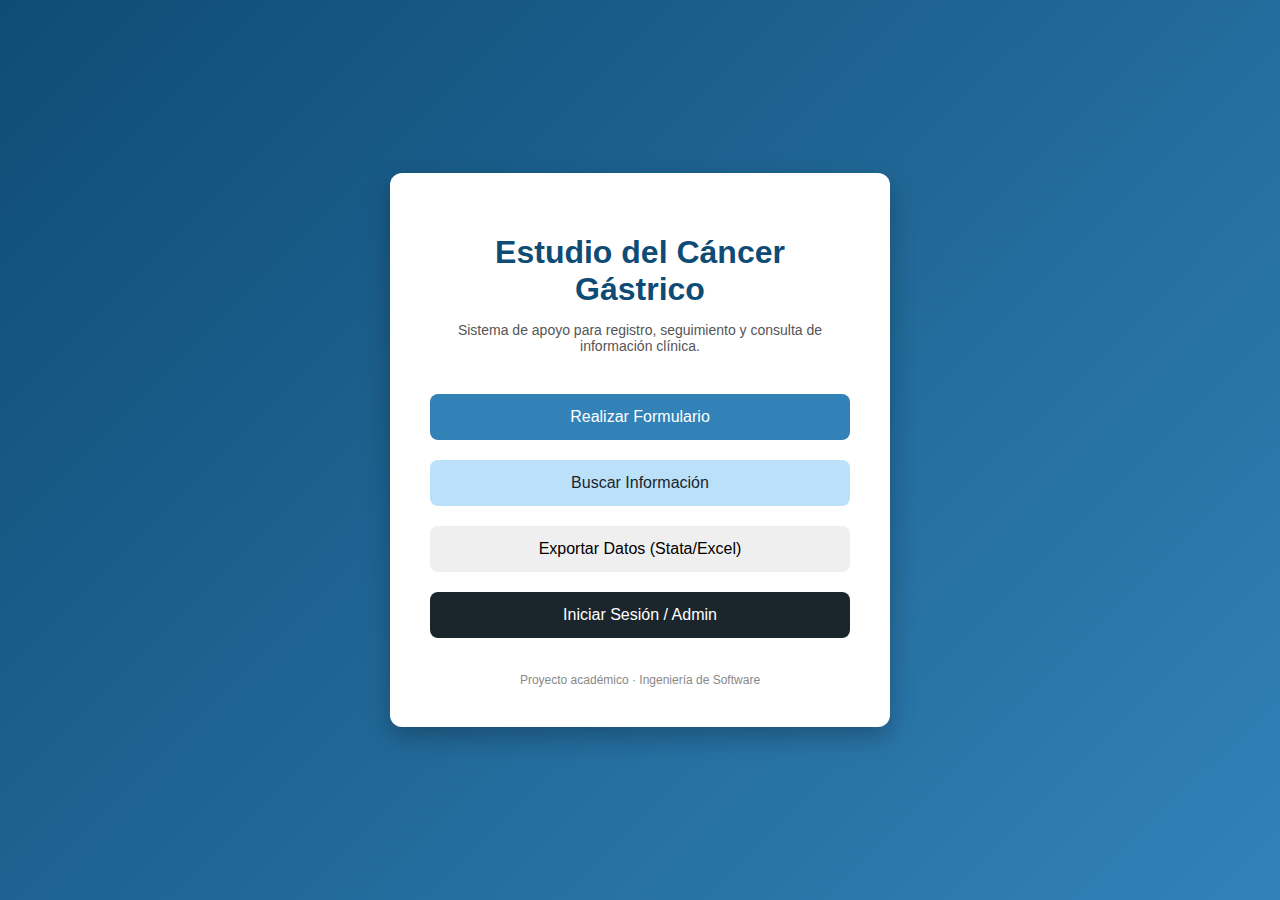
<file: frontend/home.html>
<!DOCTYPE html>
<html lang="es">
<head>
    <meta charset="UTF-8" />
    <meta name="viewport" content="width=device-width, initial-scale=1"/>
    <title>Estudio del Cáncer Gástrico</title>
    <link rel="stylesheet" href="css/styleHome.css">
</head>

<body>

<section class="center-wrap">
    <div class="home-container">
        <h1>Estudio del Cáncer Gástrico</h1>
        <p>Sistema de apoyo para registro, seguimiento y consulta de información clínica.</p>

        <button id="btnForm" class="btn btn-form" type="button">
            Realizar Formulario
        </button>

        <button id="btnInfo" class="btn btn-info" type="button">
            Buscar Información
        </button>
        <button id="btnExport" class="btn btn-success" type="button">
            Exportar Datos (Stata/Excel)
        </button>
        <button id="btnLogin" class="btn btn-login" type="button">
            Iniciar Sesión / Admin
        </button>

        <footer>Proyecto académico · Ingeniería de Software</footer>
    </div>
</section>

<script src="js/script.js"></script>

</body>
</html>
</file>
<file: frontend/css/styleHome.css>
/* Estilos movidos desde index.html */
/* ========= ESTILO HOME ========= */
body {
  margin: 0;
  font-family: Arial, Helvetica, sans-serif;
  background: linear-gradient(135deg, #0f4c75, #3282b8);
  min-height: 100vh;
  color: #ffffff;
}

.center-wrap{
  min-height: 100vh;
  display: flex;
  justify-content: center;
  align-items: center;
  padding: 24px;
  box-sizing: border-box;
}

.home-container {
  background-color: #ffffff;
  color: #333;
  width: 420px;
  padding: 40px;
  border-radius: 12px;
  box-shadow: 0 10px 25px rgba(0,0,0,0.25);
  text-align: center;
}

.home-container h1 {
  margin-bottom: 10px;
  color: #0f4c75;
}

.home-container p {
  font-size: 14px;
  margin-bottom: 30px;
  color: #555;
}

.btn {
  width: 100%;
  padding: 14px;
  margin: 10px 0;
  border: none;
  border-radius: 8px;
  font-size: 16px;
  cursor: pointer;
  transition: background-color 0.3s ease;
}

.btn-login {
  background-color: #1b262c;
  color: #ffffff;
}
.btn-login:hover { background-color: #0f1c22; }

.btn-form {
  background-color: #3282b8;
  color: #ffffff;
}
.btn-form:hover { background-color: #276a94; }

.btn-info {
  background-color: #bbe1fa;
  color: #1b262c;
}
.btn-info:hover { background-color: #9fd0f0; }

footer {
  margin-top: 25px;
  font-size: 12px;
  color: #888;
}

/* Form/login tweaks: inputs y labels dentro de .home-container */
.home-container form label {
  display: block;
  margin-top: 12px;
  font-weight: 600;
  color: #333;
}

.home-container form input,
.home-container form select,
.home-container form textarea {
  width: 100%;
  padding: 10px 12px;
  margin-top: 6px;
  border-radius: 8px;
  border: 1px solid #dfe6ea;
  box-sizing: border-box;
  font-size: 14px;
  background: #fff;
  color: #222;
}

.home-container form input::placeholder {
  color: #999;
}

/* Ajuste para los botones dentro del formulario (alineación y tamaño) */
.home-container form .btn {
  flex: 1 1 auto;
}

/* Asegurar que la fila de botones use box-sizing y no desborde */
.home-container form > div { box-sizing: border-box; }

/* Alineaciones utilitarias */
.center { text-align: center; }
</file>
<file: frontend/css/styleFormulario.css>
html, body {
    margin: 0;
    padding: 0;
    height: 100%;
}

.crf-wrap{
    /* Full-bleed layout: ocupar todo el ancho de la página */
    max-width: none;
    width: 100%;
    margin: 0;
    padding: 0;
    box-sizing: border-box;
}

/* Usar la misma familia de fontes que en index (Arial, Helvetica, sans-serif) */
.crf-container {
    font-family: Arial, Helvetica, sans-serif;
    background: #2d3642;
    padding: 40px 48px;
    border-radius: 0; /* quitar esquinas redondeadas para full-bleed */
    box-shadow: none;
    color: white;
    width: 100%;
    min-height: 100vh; /* ocupar toda la altura del viewport */
    box-sizing: border-box;
}

.crf-container h1 {
    font-size: 32px;
    color: #a4c8ff;
    margin: 0 0 10px;
}

.crf-container h2 {
    margin-top: 20px;
    color: #a4c8ff;
}

.crf-container label {
    font-weight: bold;
    margin-top: 10px;
    display: block;
}

.crf-container input, .crf-container select {
    width: 100%;
    padding: 10px;
    margin-top: 6px;
    border-radius: 6px;
    border: none;
    background: #11161c;
    color: white;
    box-sizing: border-box;
}

.radio-group {
    margin-top: 8px;
    display: flex;
    gap: 18px;
    align-items: center;
    flex-wrap: wrap;
}

.radio-item {
    display: flex;
    align-items: center;
    gap: 8px;
    font-weight: 600;
}

.radio-item input[type="radio"]{
    width: auto;
    margin: 0;
    transform: translateY(1px);
    cursor: pointer;
}

.crf-container button {
    padding: 12px 20px;
    border: none;
    margin-top: 16px;
    border-radius: 6px;
    cursor: pointer;
    font-size: 16px;
}

.btn-primary { background: #2d89ff; color: white; }
.btn-primary:hover { filter: brightness(1.05); }

.btn-next { background: #3fbf4a; color: white; width: 100%; }
.btn-next:hover { filter: brightness(1.05); }

.btn-back { background: transparent; color: #e6f0ff; border: 1px solid rgba(255,255,255,0.25); }
.btn-back:hover { background: rgba(255,255,255,0.08); }

table {
    width: 100%;
    margin-top: 14px;
    border-collapse: collapse;
    overflow: hidden;
    border-radius: 8px;
}

th, td {
    padding: 10px;
    border: 1px solid #3c4654;
    text-align: center;
}

th { background: #0f4c75; }

tbody tr:nth-child(even) { background: rgba(255,255,255,0.03); }

.hidden { display: none !important; }

.msg {
    margin-top: 12px;
    padding: 10px 12px;
    border-radius: 8px;
    display: none;
    font-size: 14px;
}
.msg.ok { background: rgba(63,191,74,0.18); border: 1px solid rgba(63,191,74,0.5); }
.msg.err { background: rgba(255,99,99,0.18); border: 1px solid rgba(255,99,99,0.5); }
.msg.show { display: block; }
</file>
